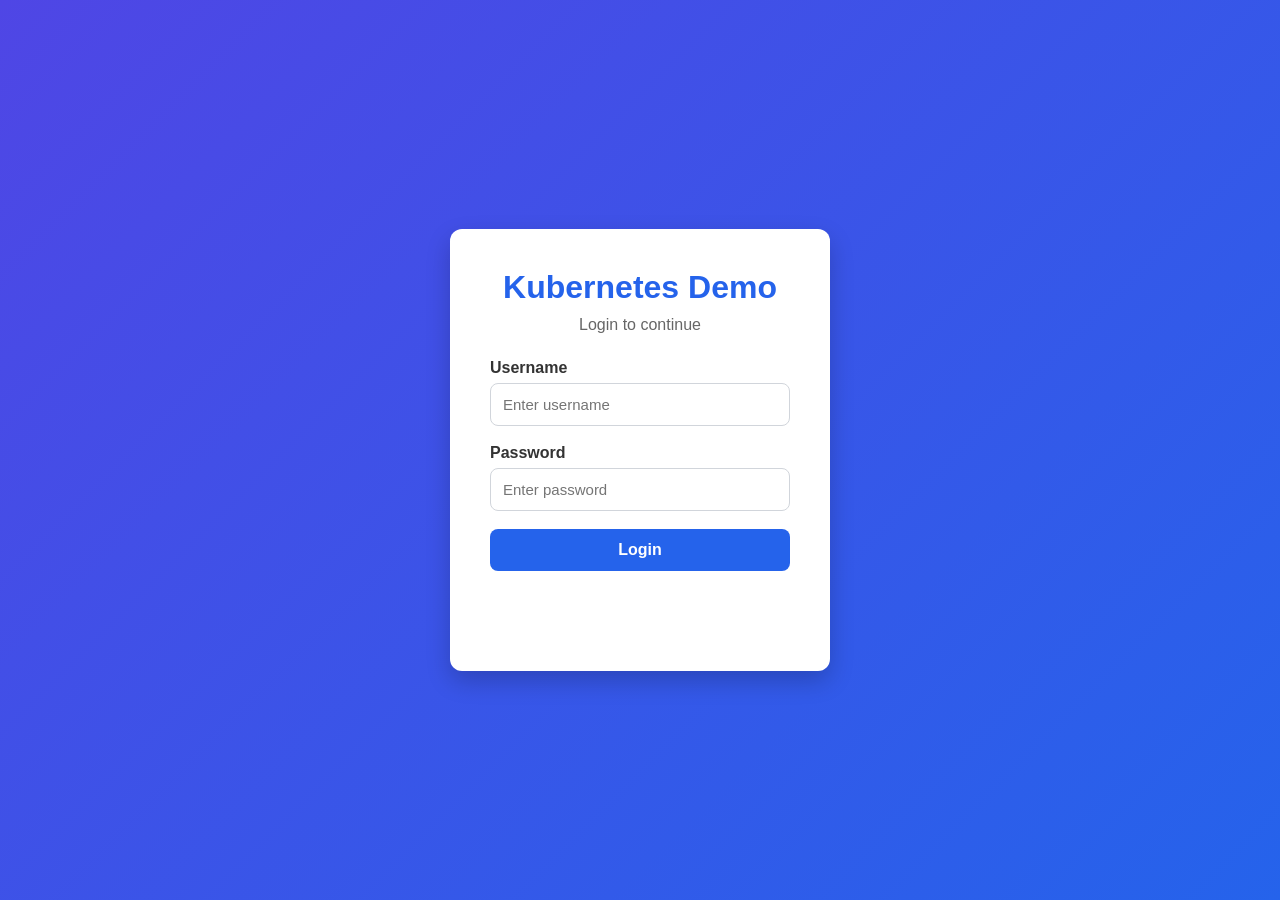
<file: frontend/index.html>
<!DOCTYPE html>
<html lang="en">
<head>
    <meta charset="UTF-8">
    <meta name="viewport" content="width=device-width, initial-scale=1.0">
    <title>Kubernetes Demo - Login</title>

    <link rel="stylesheet" href="style.css">
</head>
<body>

<div class="container">

    <div class="login-box">

        <h1>Kubernetes Demo</h1>
        <p>Login to continue</p>

        <form id="loginForm">

            <div class="input-group">
                <label>Username</label>
                <input
                    type="text"
                    id="username"
                    placeholder="Enter username"
                    required
                >
            </div>

            <div class="input-group">
                <label>Password</label>
                <input
                    type="password"
                    id="password"
                    placeholder="Enter password"
                    required
                >
            </div>

            <button type="submit">
                Login
            </button>

        </form>

        <p id="message"></p>

    </div>

</div>

<script src="app.js"></script>

</body>
</html>
</file>
<file: frontend/style.css>
/* Reset */
* {
    margin: 0;
    padding: 0;
    box-sizing: border-box;
    font-family: Arial, Helvetica, sans-serif;
}

/* Body */
body {
    height: 100vh;
    display: flex;
    justify-content: center;
    align-items: center;
    background: linear-gradient(135deg, #4f46e5, #2563eb);
}

/* Container */
.container {
    width: 100%;
    display: flex;
    justify-content: center;
    align-items: center;
    padding: 20px;
}

/* Login Box */
.login-box {
    width: 380px;
    background: #ffffff;
    padding: 40px;
    border-radius: 12px;
    box-shadow: 0 10px 25px rgba(0, 0, 0, 0.2);
}

/* Heading */
.login-box h1 {
    text-align: center;
    color: #2563eb;
    margin-bottom: 10px;
}

.login-box p {
    text-align: center;
    color: #666;
    margin-bottom: 25px;
}

/* Input Group */
.input-group {
    margin-bottom: 18px;
}

.input-group label {
    display: block;
    margin-bottom: 6px;
    font-weight: bold;
    color: #333;
}

.input-group input {
    width: 100%;
    padding: 12px;
    border: 1px solid #d1d5db;
    border-radius: 8px;
    font-size: 15px;
    transition: 0.3s;
}

.input-group input:focus {
    outline: none;
    border-color: #2563eb;
    box-shadow: 0 0 5px rgba(37, 99, 235, 0.3);
}

/* Button */
button {
    width: 100%;
    padding: 12px;
    border: none;
    border-radius: 8px;
    background: #2563eb;
    color: white;
    font-size: 16px;
    font-weight: bold;
    cursor: pointer;
    transition: 0.3s;
}

button:hover {
    background: #1d4ed8;
}

/* Message */
#message {
    margin-top: 15px;
    text-align: center;
    font-weight: bold;
    min-height: 20px;
}

/* Success & Error Colors */
.success {
    color: #16a34a;
}

.error {
    color: #dc2626;
}

/* Responsive */
@media (max-width: 480px) {
    .login-box {
        width: 100%;
        padding: 30px 20px;
    }
}
</file>
